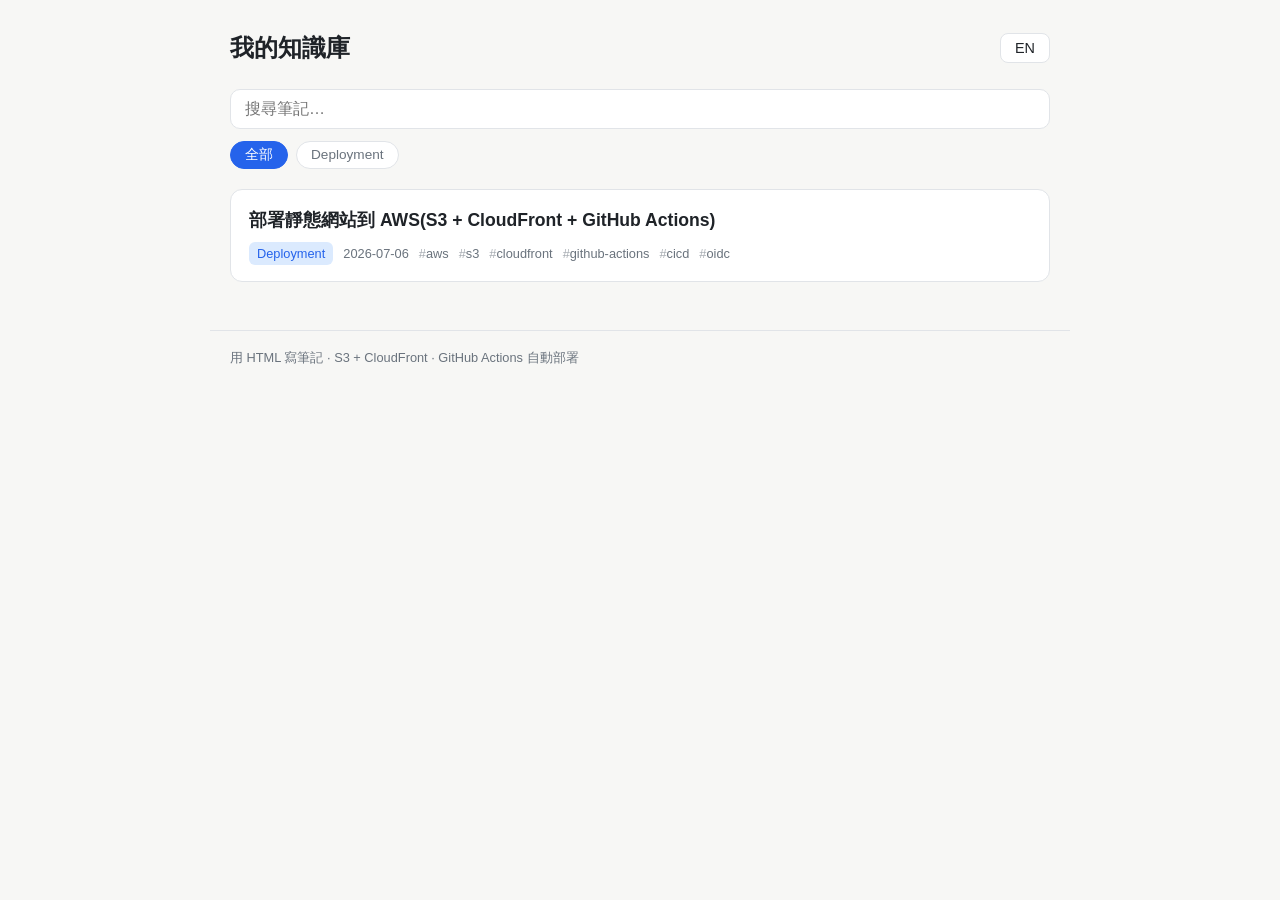
<file: site/index.html>
<!DOCTYPE html>
<html lang="zh-Hant">
<head>
<meta charset="UTF-8">
<meta name="viewport" content="width=device-width, initial-scale=1.0">
<title>Knowledge Base</title>
<link rel="stylesheet" href="assets/style.css">
</head>
<body>
<header class="site-header">
  <h1 data-i18n="siteTitle">我的知識庫</h1>
  <button id="lang-toggle" class="lang-toggle" title="切換語言 / Switch language">EN</button>
</header>

<main class="home">
  <div class="toolbar">
    <input id="search" type="search" data-i18n-placeholder="searchPlaceholder" placeholder="搜尋筆記…">
    <div id="categories" class="chips"></div>
  </div>
  <div id="note-list" class="note-list"></div>
  <p id="empty" class="empty" hidden data-i18n="empty">未有符合嘅筆記</p>
</main>

<footer class="site-footer">
  <span data-i18n="footer">用 HTML 寫筆記 · S3 + CloudFront · GitHub Actions 自動部署</span>
</footer>

<script src="assets/app.js"></script>
</body>
</html>
</file>
<file: site/assets/style.css>
/* ===== Shared styles: home page + note pages ===== */
:root {
  --bg: #f7f7f5;
  --surface: #ffffff;
  --text: #1f2328;
  --muted: #6a737d;
  --border: #e1e4e8;
  --accent: #2563eb;
  --accent-soft: #dbeafe;
  --code-bg: #f0f2f5;
  --callout-bg: #fef9e7;
  --callout-border: #f0c419;
}
@media (prefers-color-scheme: dark) {
  :root {
    --bg: #14171a;
    --surface: #1d2126;
    --text: #e6e8ea;
    --muted: #98a1ab;
    --border: #30363d;
    --accent: #60a5fa;
    --accent-soft: #1e3a5f;
    --code-bg: #23282e;
    --callout-bg: #2b2617;
    --callout-border: #b8960f;
  }
}

* { box-sizing: border-box; }
body {
  margin: 0;
  background: var(--bg);
  color: var(--text);
  font-family: -apple-system, BlinkMacSystemFont, "Segoe UI", "PingFang TC", "Microsoft JhengHei", sans-serif;
  line-height: 1.7;
}

.site-header {
  display: flex;
  align-items: center;
  justify-content: space-between;
  max-width: 860px;
  margin: 0 auto;
  padding: 28px 20px 8px;
}
.site-header h1 { font-size: 1.5rem; margin: 0; }
.site-header h1 a { color: inherit; text-decoration: none; }

.lang-toggle {
  border: 1px solid var(--border);
  background: var(--surface);
  color: var(--text);
  border-radius: 8px;
  padding: 6px 14px;
  font-size: 0.9rem;
  cursor: pointer;
}
.lang-toggle:hover { border-color: var(--accent); color: var(--accent); }

main.home, main.note {
  max-width: 860px;
  margin: 0 auto;
  padding: 12px 20px 48px;
}

/* ----- Home ----- */
.toolbar { margin-bottom: 20px; }
#search {
  width: 100%;
  padding: 10px 14px;
  font-size: 1rem;
  border: 1px solid var(--border);
  border-radius: 10px;
  background: var(--surface);
  color: var(--text);
  margin-bottom: 12px;
}
#search:focus { outline: 2px solid var(--accent); border-color: transparent; }

.chips { display: flex; flex-wrap: wrap; gap: 8px; }
.chip {
  border: 1px solid var(--border);
  background: var(--surface);
  color: var(--muted);
  border-radius: 999px;
  padding: 4px 14px;
  font-size: 0.85rem;
  cursor: pointer;
}
.chip.active {
  background: var(--accent);
  border-color: var(--accent);
  color: #fff;
}

.note-list { display: flex; flex-direction: column; gap: 12px; }
.note-card {
  display: block;
  background: var(--surface);
  border: 1px solid var(--border);
  border-radius: 12px;
  padding: 16px 18px;
  text-decoration: none;
  color: inherit;
}
.note-card:hover { border-color: var(--accent); }
.note-card .title { font-size: 1.1rem; font-weight: 600; margin: 0 0 6px; }
.note-card .meta {
  display: flex;
  flex-wrap: wrap;
  gap: 10px;
  align-items: center;
  font-size: 0.8rem;
  color: var(--muted);
}
.badge {
  background: var(--accent-soft);
  color: var(--accent);
  border-radius: 6px;
  padding: 1px 8px;
}
.tag::before { content: "#"; opacity: 0.6; }
.empty { color: var(--muted); text-align: center; padding: 40px 0; }

.site-footer {
  max-width: 860px;
  margin: 0 auto;
  padding: 16px 20px 40px;
  color: var(--muted);
  font-size: 0.8rem;
  border-top: 1px solid var(--border);
}

/* ----- Note pages ----- */
main.note h1 { font-size: 1.7rem; line-height: 1.35; margin: 8px 0 4px; }
main.note h2 {
  font-size: 1.25rem;
  margin-top: 2.2em;
  padding-bottom: 6px;
  border-bottom: 1px solid var(--border);
}
main.note h3 { font-size: 1.05rem; margin-top: 1.8em; }
.note-meta {
  display: flex;
  flex-wrap: wrap;
  gap: 10px;
  align-items: center;
  color: var(--muted);
  font-size: 0.85rem;
  margin-bottom: 24px;
}
.note-meta a { color: var(--accent); text-decoration: none; }

main.note a { color: var(--accent); }
main.note code {
  background: var(--code-bg);
  border-radius: 5px;
  padding: 2px 6px;
  font-size: 0.9em;
  font-family: ui-monospace, "SF Mono", Menlo, Consolas, monospace;
}
main.note pre {
  background: var(--code-bg);
  border: 1px solid var(--border);
  border-radius: 10px;
  padding: 14px 16px;
  overflow-x: auto;
  line-height: 1.55;
}
main.note pre code { background: none; padding: 0; font-size: 0.85rem; }

main.note table {
  border-collapse: collapse;
  width: 100%;
  margin: 1em 0;
  font-size: 0.92rem;
}
main.note th, main.note td {
  border: 1px solid var(--border);
  padding: 8px 12px;
  text-align: left;
}
main.note th { background: var(--code-bg); }

main.note blockquote {
  margin: 1em 0;
  padding: 2px 16px;
  border-left: 4px solid var(--border);
  color: var(--muted);
}

.callout {
  background: var(--callout-bg);
  border-left: 4px solid var(--callout-border);
  border-radius: 0 10px 10px 0;
  padding: 10px 16px;
  margin: 1em 0;
}

.tldr {
  background: var(--accent-soft);
  border-radius: 12px;
  padding: 14px 18px;
  margin: 1em 0 2em;
}
.tldr .label {
  font-weight: 700;
  color: var(--accent);
  font-size: 0.8rem;
  letter-spacing: 0.08em;
  text-transform: uppercase;
}
</file>
